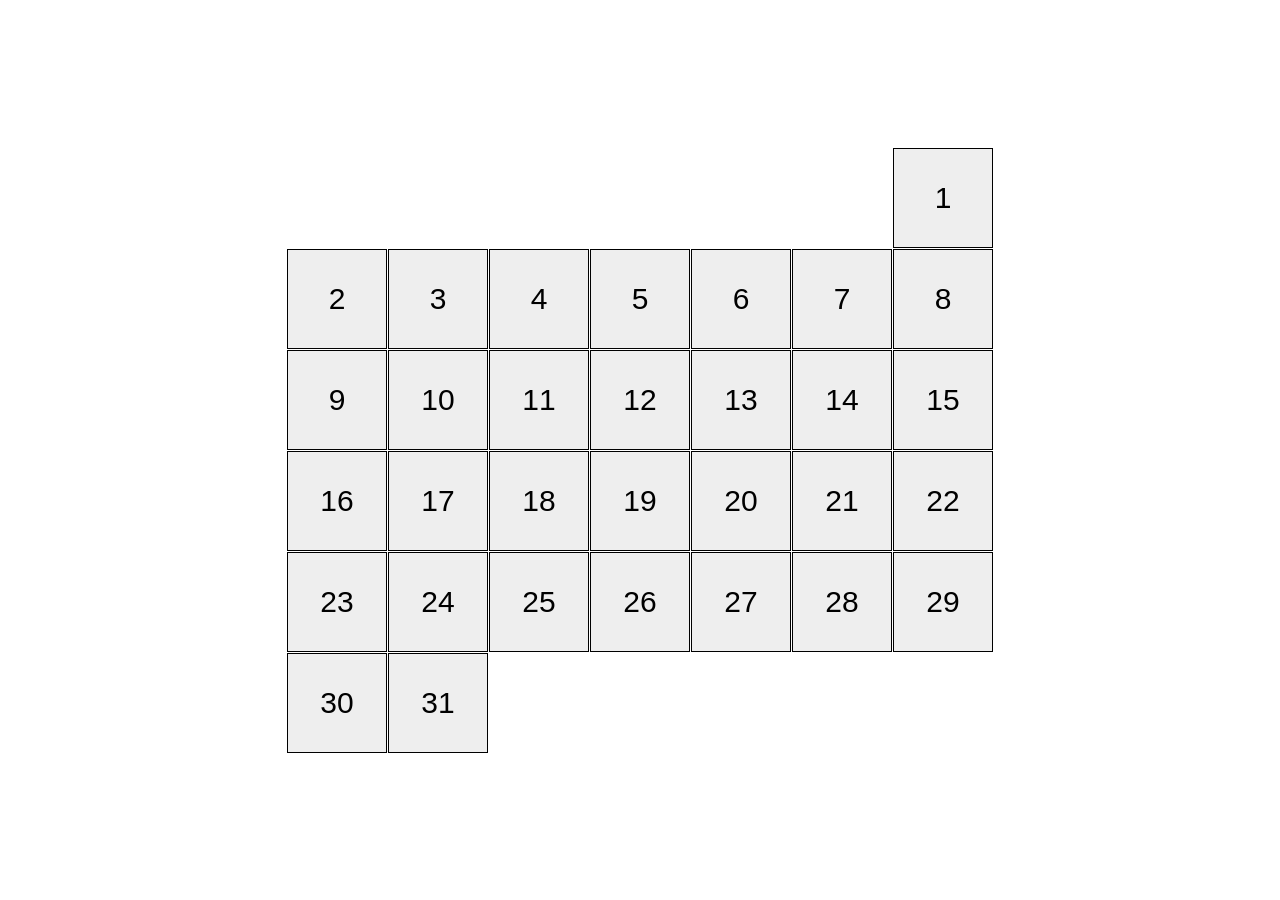
<file: index.html>
<!doctype html><html lang="en"><head><meta charset="utf-8"><meta name="viewport" content="width=device-width, initial-scale=1.0"><title>Calendar</title><link rel="stylesheet" href="index.7a210702.css"></head><body> <div class="calendar calendar--month-length-31 calendar--start-day-sun"> <div class="calendar__day"></div> <div class="calendar__day"></div> <div class="calendar__day"></div> <div class="calendar__day"></div> <div class="calendar__day"></div> <div class="calendar__day"></div> <div class="calendar__day"></div> <div class="calendar__day"></div> <div class="calendar__day"></div> <div class="calendar__day"></div> <div class="calendar__day"></div> <div class="calendar__day"></div> <div class="calendar__day"></div> <div class="calendar__day"></div> <div class="calendar__day"></div> <div class="calendar__day"></div> <div class="calendar__day"></div> <div class="calendar__day"></div> <div class="calendar__day"></div> <div class="calendar__day"></div> <div class="calendar__day"></div> <div class="calendar__day"></div> <div class="calendar__day"></div> <div class="calendar__day"></div> <div class="calendar__day"></div> <div class="calendar__day"></div> <div class="calendar__day"></div> <div class="calendar__day"></div> <div class="calendar__day"></div> <div class="calendar__day"></div> <div class="calendar__day"></div> </div> </body></html>
</file>
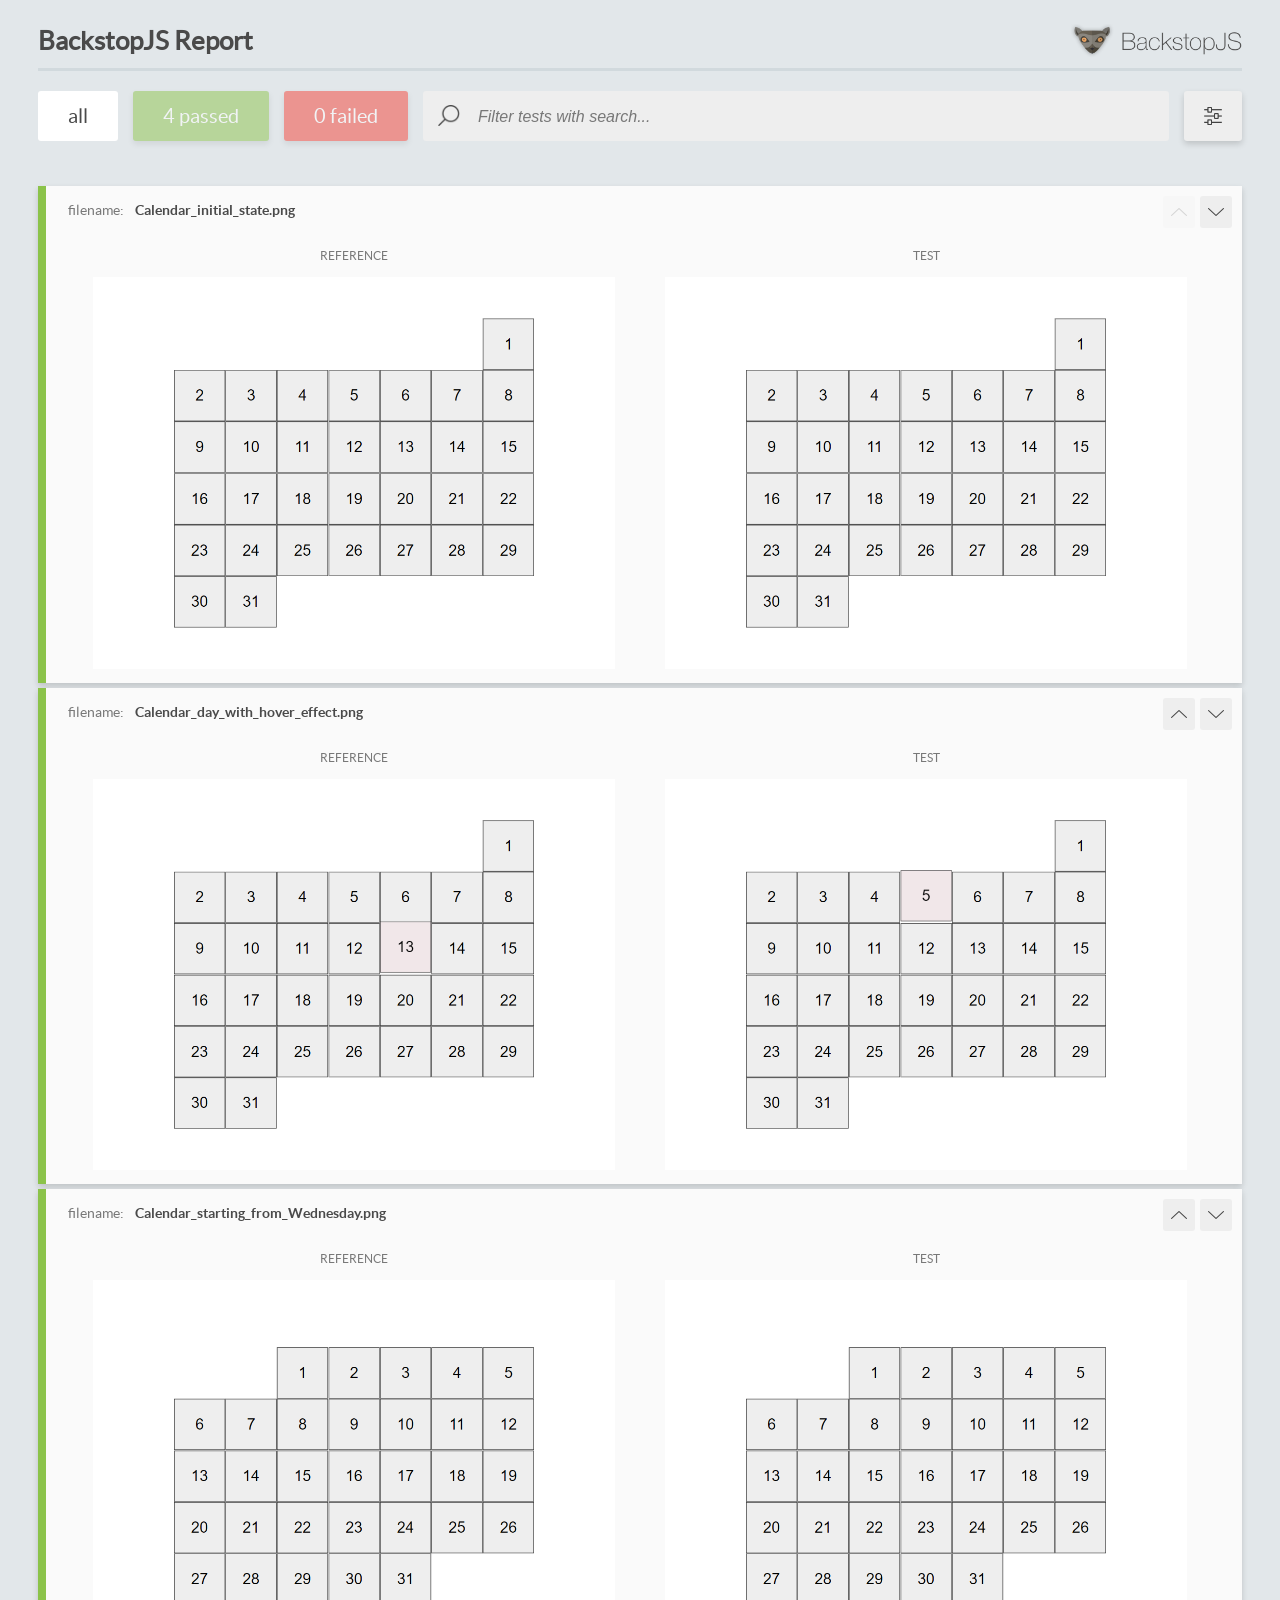
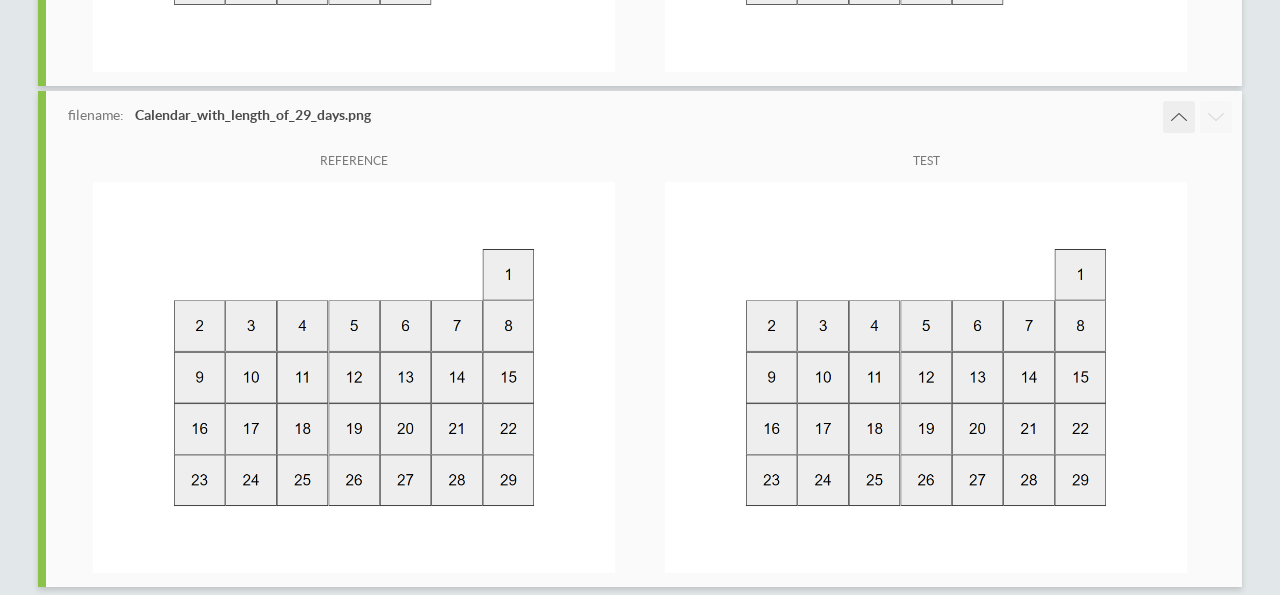
<file: report/html_report/index.html>
<!DOCTYPE html>
<html>
  <head>
    <meta charset="utf-8">
    <!-- Disable Cache -->
    <meta http-equiv="Cache-Control" content="no-cache, no-store, must-revalidate">
    <meta http-equiv="Pragma" content="no-cache">
    <meta http-equiv="Expires" content="0">

    <title>BackstopJS Report</title>

    <style>
      @font-face {
          font-family: 'latoregular';
          src: url('./assets/fonts/lato-regular-webfont.woff2') format('woff2'),
              url('./assets/fonts/lato-regular-webfont.woff') format('woff');
          font-weight: 400;
          font-style: normal;
      }
      @font-face {
          font-family: 'latobold';
          src: url('./assets/fonts/lato-bold-webfont.woff2') format('woff2'),
              url('./assets/fonts/lato-bold-webfont.woff') format('woff');
          font-weight: 700;
          font-style: normal;
      }

      .ReactModal__Body--open {
          overflow: hidden;
      }
      .ReactModal__Body--open .header {
        display: none;
      }

    </style>
  </head>
  <body style="background-color: #E2E7EA">
    <div id="root">

    </div>
    <script>
      function report (report) { // eslint-disable-line no-unused-vars
        window.tests = report;
      }
    </script>
    <script src="config.js"></script>
    <script src="index_bundle.js"></script>
  </body>
</html>
</file>
<file: index.7a210702.css>
.calendar--start-day-mon .calendar__day:first-child{margin-left:0}.calendar--start-day-tue .calendar__day:first-child{margin-left:101px}.calendar--start-day-wed .calendar__day:first-child{margin-left:202px}.calendar--start-day-thu .calendar__day:first-child{margin-left:303px}.calendar--start-day-fri .calendar__day:first-child{margin-left:404px}.calendar--start-day-sat .calendar__day:first-child{margin-left:505px}.calendar--start-day-sun .calendar__day:first-child{margin-left:606px}body{justify-content:center;align-items:center;height:100vh;margin:0;display:flex}.calendar{box-sizing:border-box;flex-wrap:wrap;gap:1px;max-width:726px;padding:10px;display:flex}.calendar__day{box-sizing:border-box;cursor:pointer;background-color:#eee;border:1px solid #000;justify-content:center;align-items:center;width:100px;height:100px;font-family:Arial,Helvetica,sans-serif;font-size:30px;transition:transform .5s,background-color .5s;display:flex}.calendar__day:hover{background-color:#ffbfcb;transform:translateY(-20px)}.calendar__day:first-child:before{content:"1"}.calendar__day:nth-child(2):before{content:"2"}.calendar__day:nth-child(3):before{content:"3"}.calendar__day:nth-child(4):before{content:"4"}.calendar__day:nth-child(5):before{content:"5"}.calendar__day:nth-child(6):before{content:"6"}.calendar__day:nth-child(7):before{content:"7"}.calendar__day:nth-child(8):before{content:"8"}.calendar__day:nth-child(9):before{content:"9"}.calendar__day:nth-child(10):before{content:"10"}.calendar__day:nth-child(11):before{content:"11"}.calendar__day:nth-child(12):before{content:"12"}.calendar__day:nth-child(13):before{content:"13"}.calendar__day:nth-child(14):before{content:"14"}.calendar__day:nth-child(15):before{content:"15"}.calendar__day:nth-child(16):before{content:"16"}.calendar__day:nth-child(17):before{content:"17"}.calendar__day:nth-child(18):before{content:"18"}.calendar__day:nth-child(19):before{content:"19"}.calendar__day:nth-child(20):before{content:"20"}.calendar__day:nth-child(21):before{content:"21"}.calendar__day:nth-child(22):before{content:"22"}.calendar__day:nth-child(23):before{content:"23"}.calendar__day:nth-child(24):before{content:"24"}.calendar__day:nth-child(25):before{content:"25"}.calendar__day:nth-child(26):before{content:"26"}.calendar__day:nth-child(27):before{content:"27"}.calendar__day:nth-child(28):before{content:"28"}.calendar__day:nth-child(29):before{content:"29"}.calendar__day:nth-child(30):before{content:"30"}.calendar__day:nth-child(31):before{content:"31"}.calendar--month-length-28 .calendar__day:nth-child(n+29),.calendar--month-length-29 .calendar__day:nth-child(n+30),.calendar--month-length-30 .calendar__day:nth-child(n+31),.calendar--month-length-31 .calendar__day:nth-child(n+32){display:none}
/*# sourceMappingURL=index.7a210702.css.map */
</file>
